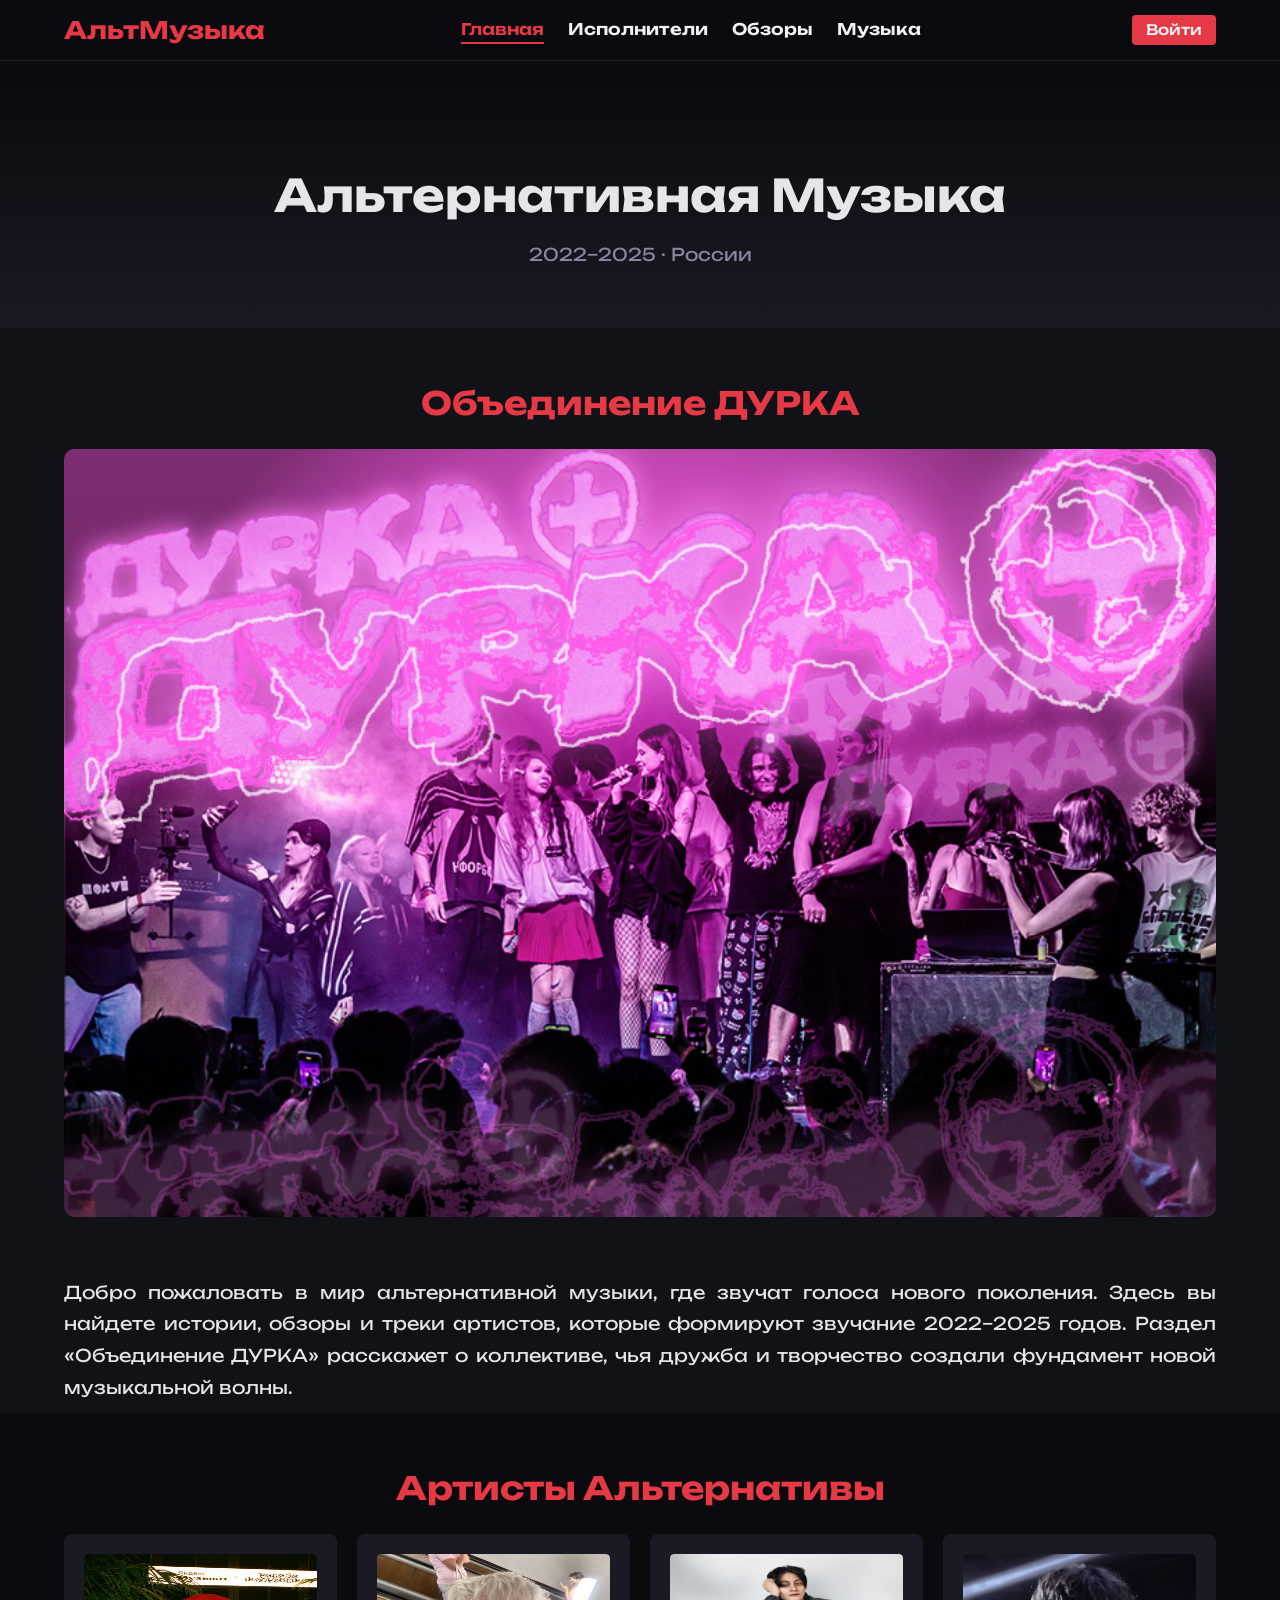
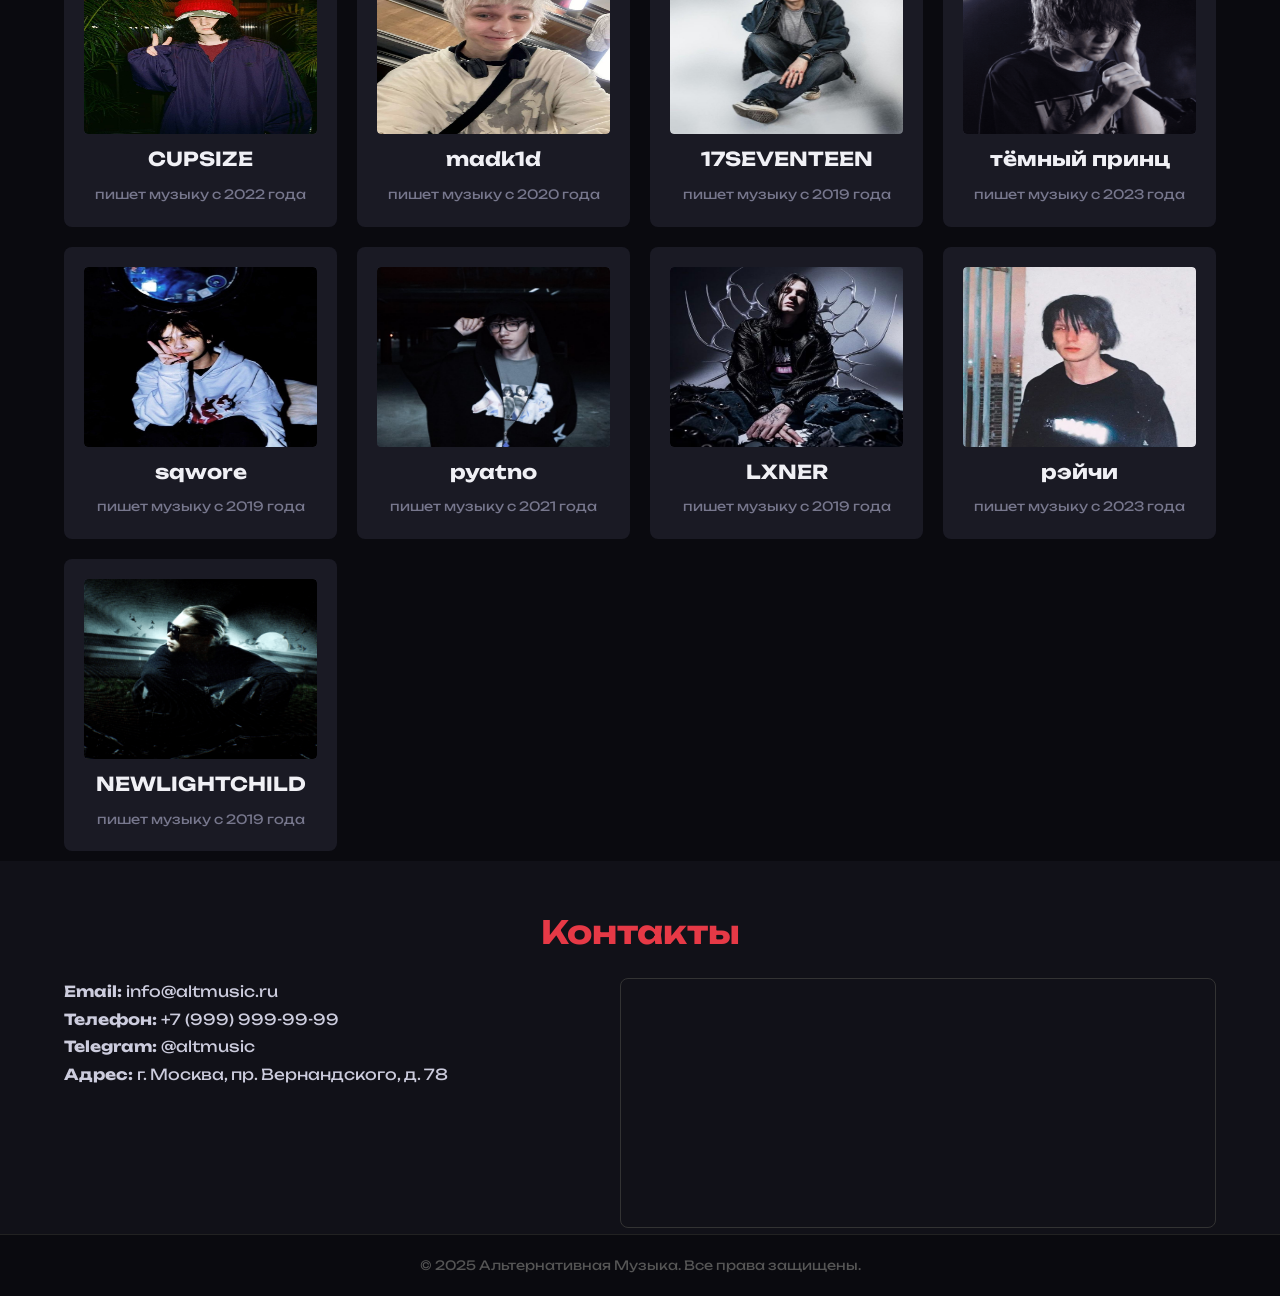
<file: index.html>
<!DOCTYPE html>
<html lang="ru">
  <head>
    <meta charset="UTF-8" />
    <meta name="viewport" content="width=device-width, initial-scale=1.0" />
    <title>АльтМузыка – Главная</title>
    <link rel="stylesheet" href="style.css" />
    <script defer src="script.js"></script>
  </head>
  <body>
    <header>
      <nav class="container">
        <a href="index.html" class="logo">АльтМузыка</a>
        <ul class="nav-links">
          <li><a href="index.html" class="active">Главная</a></li>
          <li><a href="artists.html">Исполнители</a></li>
          <li><a href="reviews.html">Обзоры</a></li>
          <li><a href="music.html">Музыка</a></li>
        </ul>
        <!-- Кнопка входа заменена ссылкой на отдельную страницу авторизации -->
        <div class="nav-auth">
          <a href="auth.html">Войти</a>
        </div>
        <!-- Бургер‑меню для мобильных устройств -->
        <div class="burger" id="burger-menu">
          <span></span>
          <span></span>
          <span></span>
        </div>
      </nav>
    </header>

    <main>
      <!-- Hero section -->
      <section class="hero">
        <div class="container hero-content">
          <h1>Альтернативная Музыка</h1>
          <p>2022–2025 · России</p>
        </div>
      </section>
      
      <!-- Durka union section -->
      <section class="durka" id="durka">
        <h2>Объединение ДУРКА</h2>
        <div class="container durka-content">
          <div class="durka-image">
          <!-- Картинка с ссылкой -->
          <a href="https://the-flow.ru/features/proekt-durka" target="_blank">
            <img src="images/DURKA.jpg" alt="Дурка объединение" class="durka-image">
          </a>
          </div>
          <div class="durka-text">
            <p>
              Добро пожаловать в мир альтернативной музыки, где звучат голоса
              нового поколения. Здесь вы найдете истории, обзоры и треки
              артистов, которые формируют звучание 2022–2025 годов. Раздел
              «Объединение ДУРКА» расскажет о коллективе, чья дружба и творчество
              создали фундамент новой музыкальной волны.
            </p>
          </div>
        </div>
      </section>

      <section class="knights">
        <h2>Артисты Альтернативы</h2>
        <div class="artists-grid container">
          <a href="artists.html#cupsize" class="artist-card">
            <div class="artist-image">
              <img src="images/CUPSIZE.jpg" alt="CUPSIZE" />
            </div>
            <h3>CUPSIZE</h3>
            <span>пишет музыку с 2022 года</span>
          </a>
          <a href="artists.html#madk1d" class="artist-card">
            <div class="artist-image">
              <img src="images/MADK1D.jpg" alt="madk1d" />
            </div>
            <h3>madk1d</h3>
            <span>пишет музыку с 2020 года</span>
          </a>
          <a href="artists.html#17seventeen" class="artist-card">
            <div class="artist-image">
              <img src="images/17SEVENTEEN.jpg" alt="17SEVENTEEN" />
            </div>
            <h3>17SEVENTEEN</h3>
            <span>пишет музыку с 2019 года</span>
          </a>
          <a href="artists.html#dark-prince" class="artist-card">
            <div class="artist-image">
              <img src="images/darkprince.png" alt="тёмный принц" />
            </div>
            <h3>тёмный принц</h3>
            <span>пишет музыку с 2023 года</span>
          </a>
          <a href="artists.html#sqwore" class="artist-card">
            <div class="artist-image">
              <img src="images/Sqwore.jpg" alt="sqwore" />
            </div>
            <h3>sqwore</h3>
            <span>пишет музыку с 2019 года</span>
          </a>
          <a href="artists.html#pyatno" class="artist-card">
            <div class="artist-image">
              <img src="images/pyatno.jpg" alt="pyatno" />
            </div>
            <h3>pyatno</h3>
            <span>пишет музыку с 2021 года</span>
          </a>
          <a href="artists.html#lxner" class="artist-card">
            <div class="artist-image">
              <img src="images/LXNER.jpg" alt="LXNER" />
            </div>
            <h3>LXNER</h3>
            <span>пишет музыку с 2019 года</span>
          </a>
          <a href="artists.html#raychi" class="artist-card">
            <div class="artist-image">
              <img src="images/raychi.jpg" alt="рэйчи" />
            </div>
            <h3>рэйчи</h3>
            <span>пишет музыку с 2023 года</span>
          </a>
          <a href="artists.html#NWL" class="artist-card">
            <div class="artist-image">
              <img src="images/NWL.png" alt="NEWLIGHTCHILD" />
            </div>
            <h3>NEWLIGHTCHILD</h3>
            <span>пишет музыку с 2019 года</span>
          </a>
        </div>
      </section>

      <!-- Contact section -->
      <section class="contact" id="contact">
        <h2>Контакты</h2>
        <div class="container contact-grid">
          <div class="contact-info">
            <p><strong>Email:</strong> <a href="mailto:info@altmusic.ru">info@altmusic.ru</a></p>
            <p><strong>Телефон:</strong> <a href="tel:+79999999999">+7 (999) 999-99-99</a></p>
            <p><strong>Telegram:</strong> <a href="https://t.me/RuCombatFootage" target="_blank" rel="noopener">@altmusic</a></p>
            <p><strong>Адрес:</strong> <a href="https://maps.app.goo.gl/xfx3CMHf6aHgKe3k6" target="_blank" rel="noopener">г. Москва, пр. Вернандского, д. 78</a></p>
          </div>
          <div class="map-container">
            <!-- Google Maps embed -->
            <iframe
              src="https://www.google.com/maps/embed?pb=!1m18!1m12!1m3!1d2250.0955603770494!2d37.47771961335079!3d55.669938398257116!2m3!1f0!2f0!3f0!3m2!1i1024!2i768!4f13.1!3m3!1m2!1s0x46b54dc1d23b51c3%3A0x74763ed59c81ccb6!2z0KDQotCjINCc0JjQoNCt0JA!5e0!3m2!1sru!2sus!4v1764931222019!5m2!1sru!2sus"
              width="100%"
              height="100%"
              style="border:0;"
              allowfullscreen=""
              loading="lazy"
              referrerpolicy="no-referrer-when-downgrade"
            ></iframe>
          </div>
        </div>
      </section>
    </main>

    <footer>
      <p>&copy; 2025 Альтернативная Музыка. Все права защищены.</p>
    </footer>

  </body>
</html>
</file>
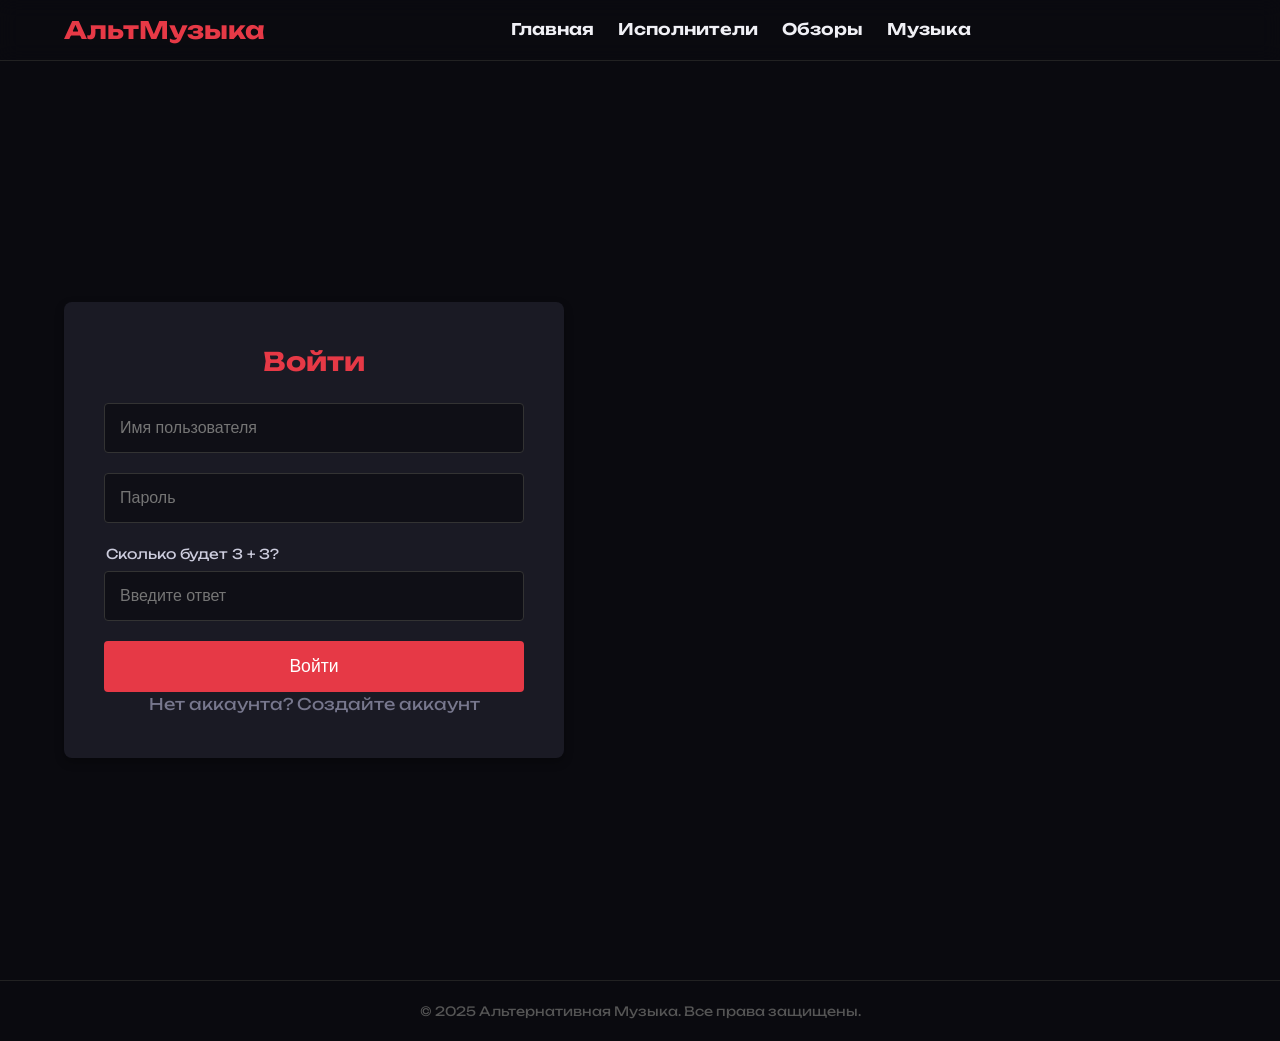
<file: auth.html>
<!DOCTYPE html>
<html lang="ru">
  <head>
    <meta charset="UTF-8" />
    <meta name="viewport" content="width=device-width, initial-scale=1.0" />
    <title>АльтМузыка – Вход</title>
    <link rel="stylesheet" href="style.css" />
    <script defer src="script.js"></script>
  </head>
  <body>
    <header>
      <nav class="container">
        <a href="index.html" class="logo">АльтМузыка</a>
        <ul class="nav-links">
          <li><a href="index.html">Главная</a></li>
          <li><a href="artists.html">Исполнители</a></li>
          <li><a href="reviews.html">Обзоры</a></li>
          <li><a href="music.html">Музыка</a></li>
        </ul>
        <!-- На странице авторизации дополнительная кнопка входа не нужна -->
        <div class="nav-auth"></div>
        <div class="burger" id="burger-menu">
          <span></span>
          <span></span>
          <span></span>
        </div>
      </nav>
    </header>
    <main>
      <section class="auth-section">
        <div class="container">
          <div class="auth-container">
            <!-- Форма входа -->
            <div class="auth-form" id="login-section">
              <h3>Войти</h3>
              <form id="login-form">
                <input type="text" placeholder="Имя пользователя" required />
                <input type="password" placeholder="Пароль" required />
                <div class="captcha-field">
                  <label id="captcha-question" for="captcha-input"></label>
                  <input
                    type="text"
                    id="captcha-input"
                    placeholder="Введите ответ"
                    required
                  />
                </div>
                <button type="submit">Войти</button>
              </form>
              <a href="#" class="switch-link" id="to-register" onclick="switchToRegister(); return false;">Нет аккаунта? Создайте аккаунт</a>
            </div>
            <!-- Форма регистрации -->
            <div class="auth-form" id="register-section" style="display: none;">
              <h3>Регистрация</h3>
              <form id="register-form">
                <input type="text" placeholder="Имя пользователя" required />
                <input type="email" placeholder="Email" required />
                <input type="password" placeholder="Пароль" required />
                <div class="captcha-field">
                  <label id="reg-captcha-question" for="reg-captcha-input"></label>
                  <input
                    type="text"
                    id="reg-captcha-input"
                    placeholder="Введите ответ"
                    required
                  />
                </div>
                <button type="submit">Зарегистрироваться</button>
              </form>
              <a href="#" class="switch-link" id="to-login" onclick="switchToLogin(); return false;">Уже есть аккаунт? Войти</a>
            </div>
          </div>
        </div>
      </section>
    </main>
    <footer>
      <p>&copy; 2025 Альтернативная Музыка. Все права защищены.</p>
    </footer>
  </body>
</html>
</file>
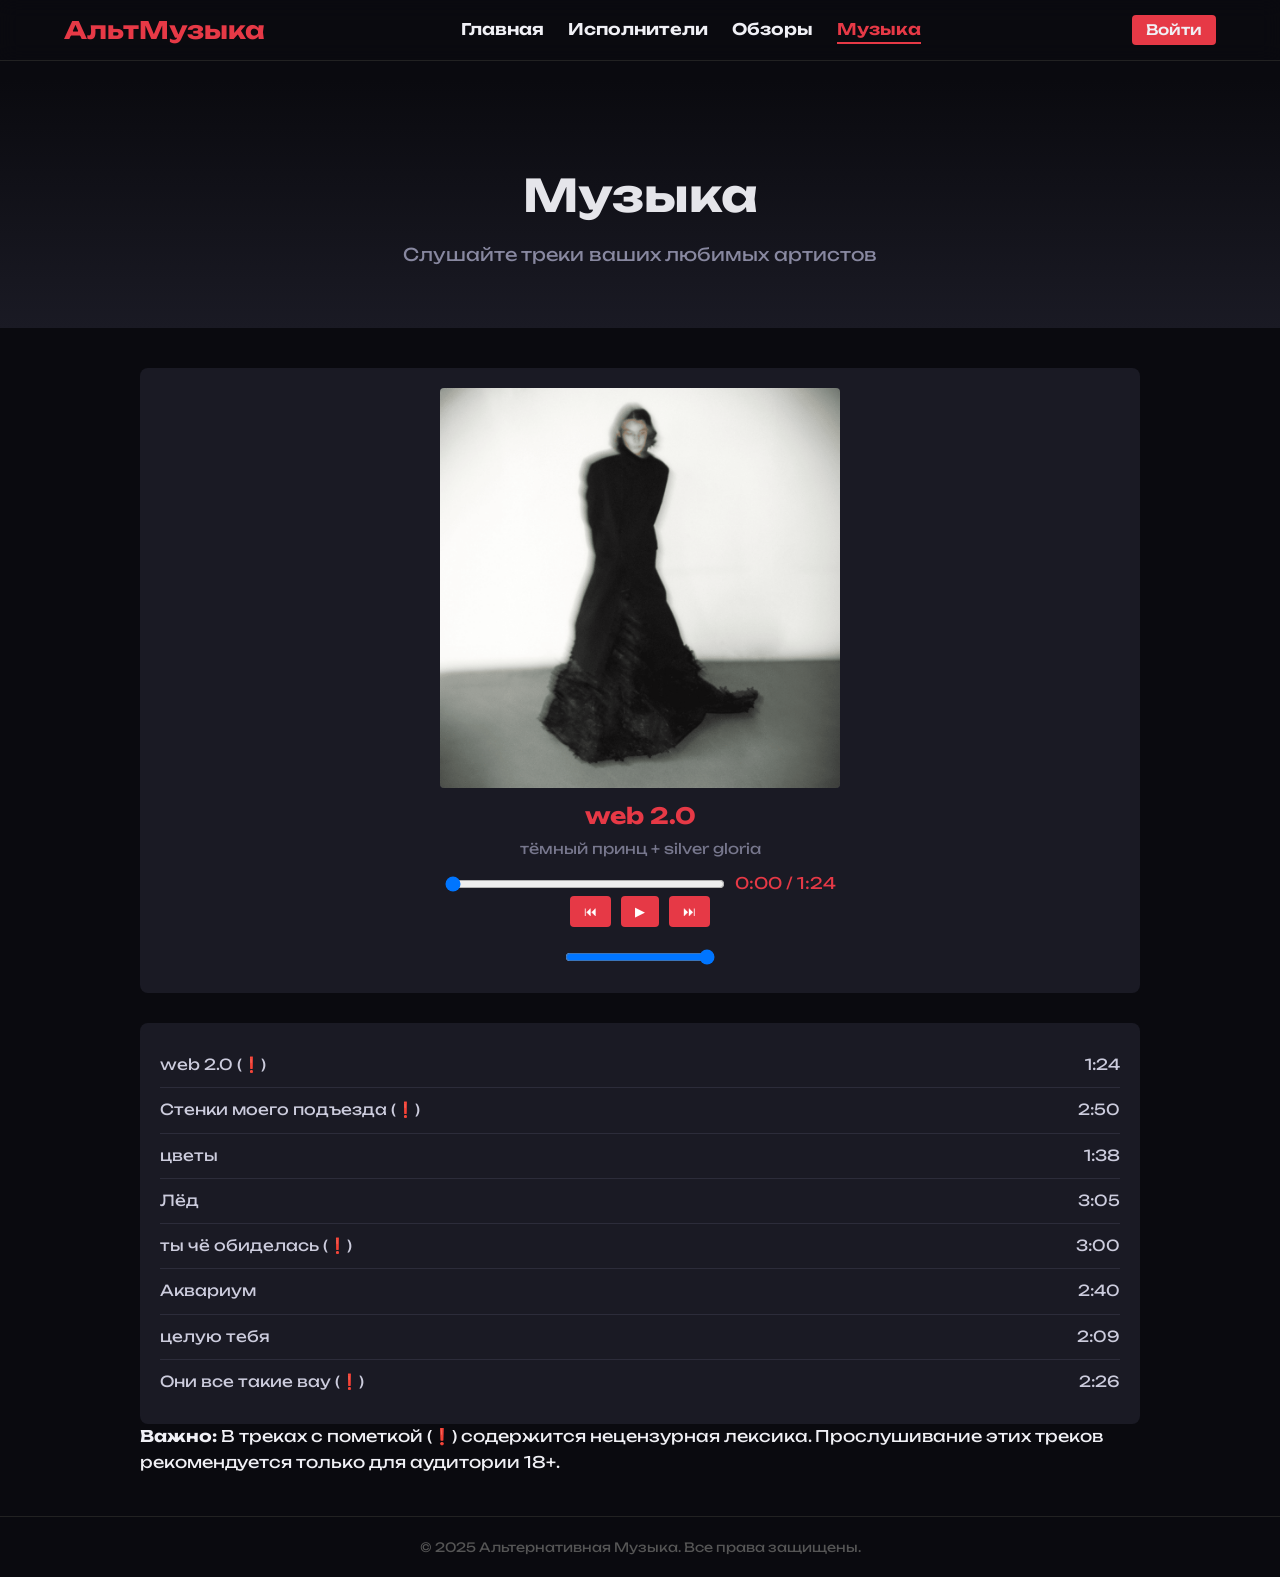
<file: music.html>
<!DOCTYPE html>
<html lang="ru">
  <head>
    <meta charset="UTF-8" />
    <meta name="viewport" content="width=device-width, initial-scale=1.0" />
    <title>АльтМузыка – Музыка</title>
    <link rel="stylesheet" href="style.css" />
    <script defer src="script.js"></script>
  </head>
  <body>
    <header>
      <nav class="container">
        <a href="index.html" class="logo">АльтМузыка</a>
        <ul class="nav-links">
          <li><a href="index.html">Главная</a></li>
          <li><a href="artists.html">Исполнители</a></li>
          <li><a href="reviews.html">Обзоры</a></li>
          <li><a href="music.html" class="active">Музыка</a></li>
        </ul>
        <div class="nav-auth">
          <a href="auth.html">Войти</a>
        </div>
        <div class="burger" id="burger-menu">
          <span></span>
          <span></span>
          <span></span>
        </div>
      </nav>
    </header>
    <main>
      <section class="hero">
        <div class="container hero-content">
          <h1>Музыка</h1>
          <p>Слушайте треки ваших любимых артистов</p>
        </div>
      </section>
      <section class="player-section">
        <div class="player-card">
          <!-- Обложка трека -->
          <div class="track-cover">
            <img id="track-cover-image" src="images/catsmusic.jpg" alt="Обложка трека" />
          </div>

          <!-- Информация о треке -->
          <h3 id="current-title">Выберите трек</h3>
          <p id="current-artist"></p>

          <!-- Аудио плеер -->
          <audio id="audio" src="tracks/dummy.wav"></audio>

          <!-- Ползунок длительности -->
          <div class="track-progress">
            <input type="range" id="progress" value="0" min="0" max="100" />
            <span id="track-duration">0:00</span> <!-- Длительность трека -->
          </div>

          <!-- Контролы для плеера -->
          <div class="controls">
            <button id="prev-btn" aria-label="Предыдущий трек">⏮</button>
            <button id="play-btn" aria-label="Воспроизвести/Пауза">▶</button>
            <button id="next-btn" aria-label="Следующий трек">⏭</button>
          </div>

          <!-- Ползунок громкости -->
          <div class="audio-controls">
            <input type="range" id="volume" min="0" max="1" step="0.01" value="1" class="volume-slider">
          </div>
        </div>
        <div class="playlist">
          <ul id="playlist">
            <!-- Примерный плейлист, использующий наиболее заметные треки артистов. Вы можете заменить длительности на реальные, если знаете точные значения. -->
            <li data-src="tracks/web 2.0 - тёмный принц, silver gloria.mp3" data-title="web 2.0" data-artist="тёмный принц + silver gloria" data-duration="1:24" data-cover="images/DarkThreads.png">
              web 2.0 (❗)<span>1:24</span>
            </li>
            <li data-src="tracks/Стенки моего подъезда - CUPSIZE.mp3" data-title="Стенки моего подъезда" data-artist="CUPSIZE" data-duration="2:50" data-cover="images/PARTYCUPSIZE.png">
              Стенки моего подъезда (❗)<span>2:50</span>
            </li>
            <li data-src="tracks/тёмный принц — цветы.mp3" data-title="цветы" data-artist="темный принц" data-duration="1:38" data-cover="images/DarkThreads.png">
              цветы<span>1:38</span>
            </li>
            <li data-src="tracks/WENARO & LXNER — Лёд.mp3" data-title="Лёд" data-artist="LXNER" data-duration="3:05" data-cover="images/ice.jpg">
              Лёд<span>3:05</span>
            </li>
            <li data-src="tracks/madk1d & тёмный принц — ты че обиделась.mp3" data-title="ты чё обиделась" data-artist="madk1d" data-duration="3:00" data-cover="images/sexyswag.png">
              ты чё обиделась (❗)<span>3:00</span>
            </li>
            <li data-src="tracks/Sqwore — Аквариум.mp3" data-title="Аквариум" data-artist="sqwore" data-duration="2:40" = data-cover="images/aquariume.png">
              Аквариум<span>2:40</span>
            </li>
            <li data-src="tracks/CUPSIZE — целую тебя.mp3" data-title="целую тебя" data-artist="CUPSIZE" data-duration="2:09" data-cover="images/kissyou.png">
              целую тебя<span>2:09</span>
            </li>
            <li data-src="tracks/рэйчи & madk1d — Они все такие вау.mp3" data-title="Они все такие вау" data-artist="рэйчи" data-duration="2:26" data-cover="images/theyrwow.png">
              Они все такие вау (❗)<span>2:26</span>
            </li>
          </ul>
        </div>

        <!-- Плашка с предупреждением -->
        <div class="music-warning">
          <p><strong>Важно:</strong> В треках с пометкой (❗) содержится нецензурная лексика. Прослушивание этих треков рекомендуется только для аудитории 18+.</p>
        </div>
      </section>
    </main>
    <footer>
      <p>&copy; 2025 Альтернативная Музыка. Все права защищены.</p>
    </footer>
  </body>
</html>
</file>
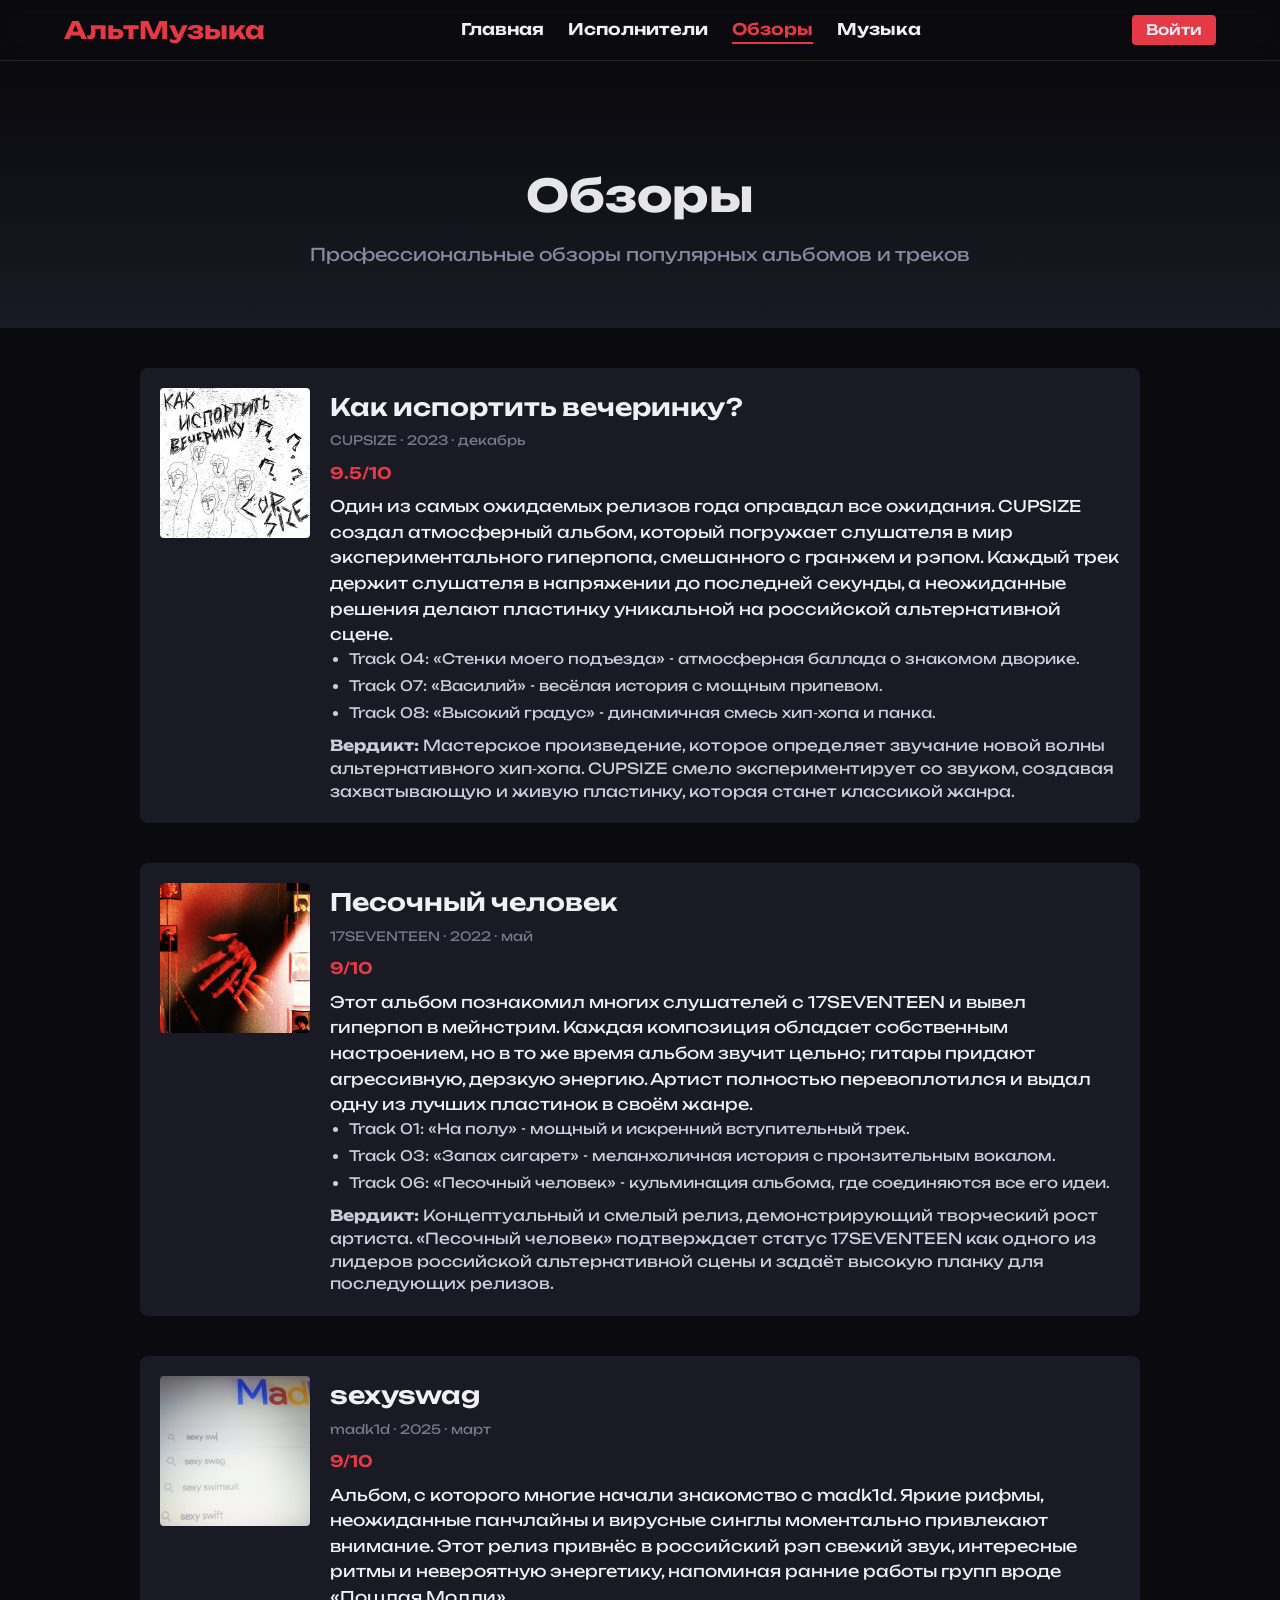
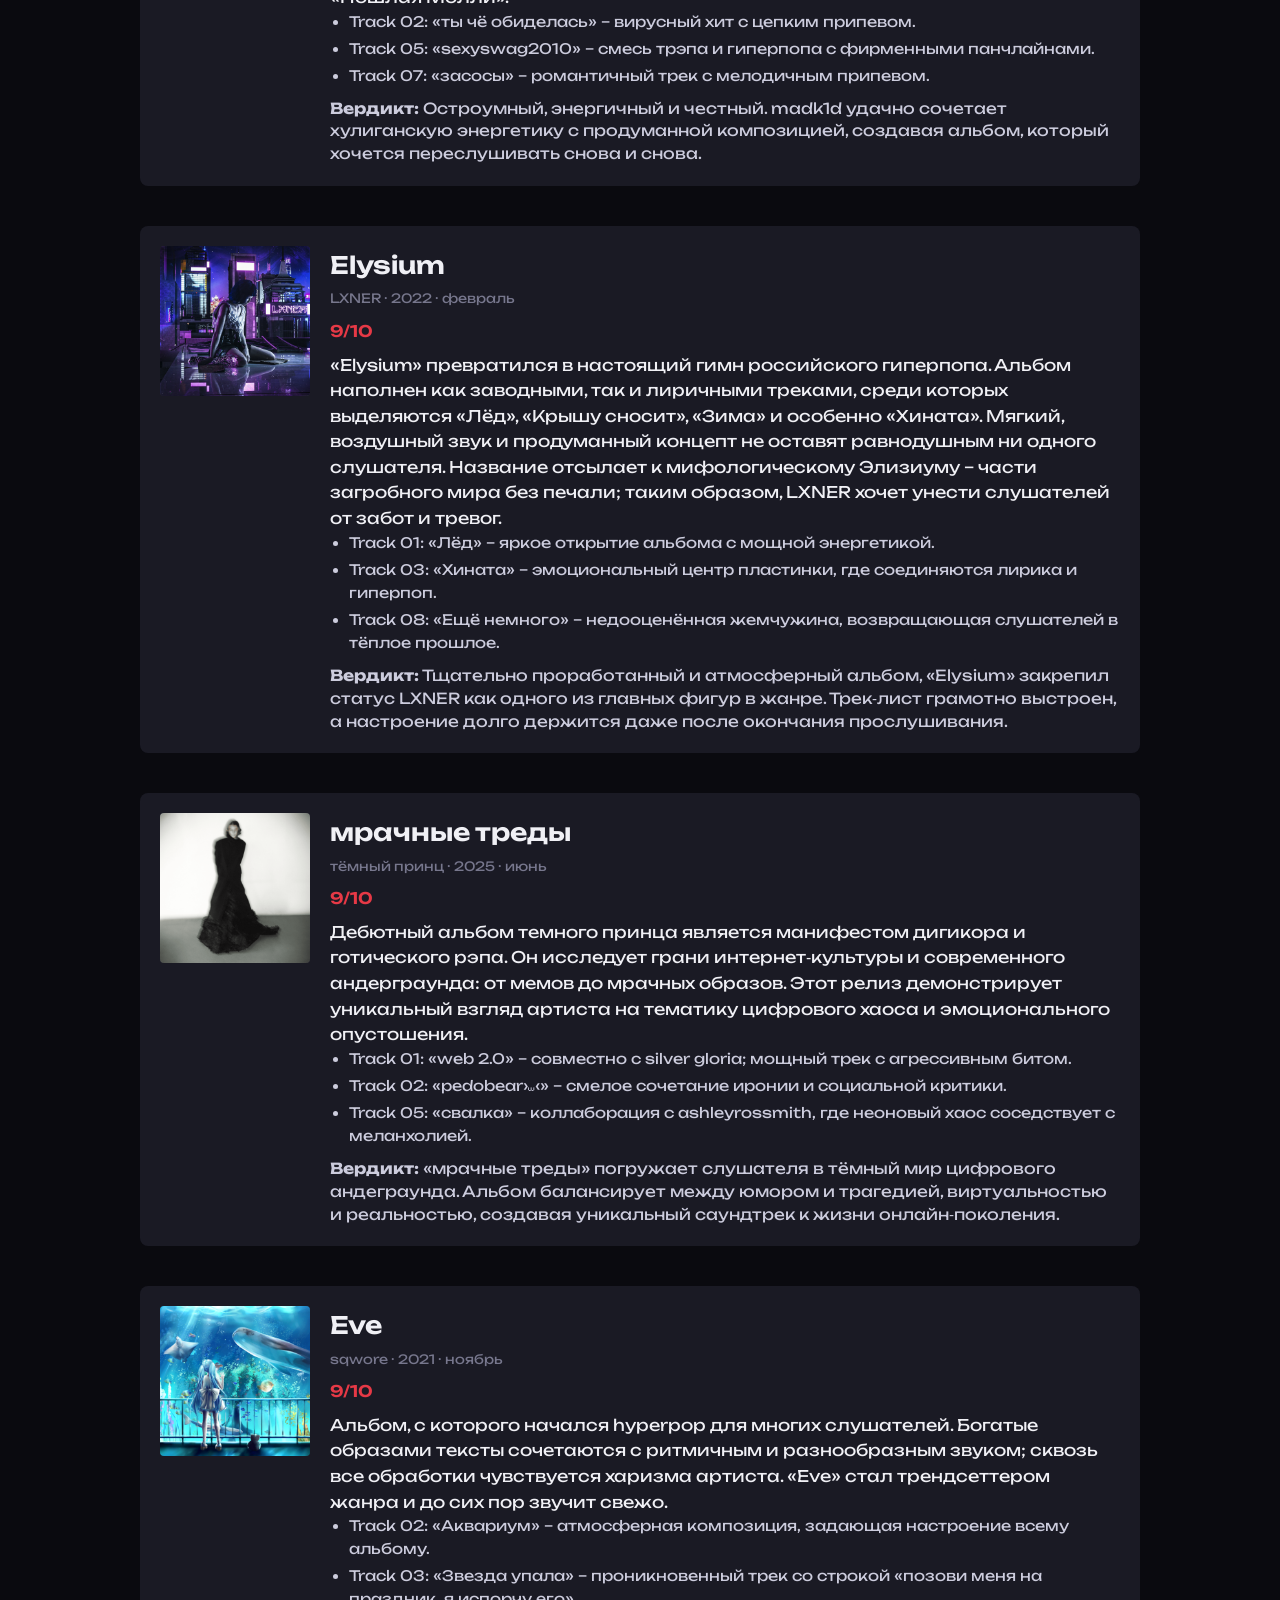
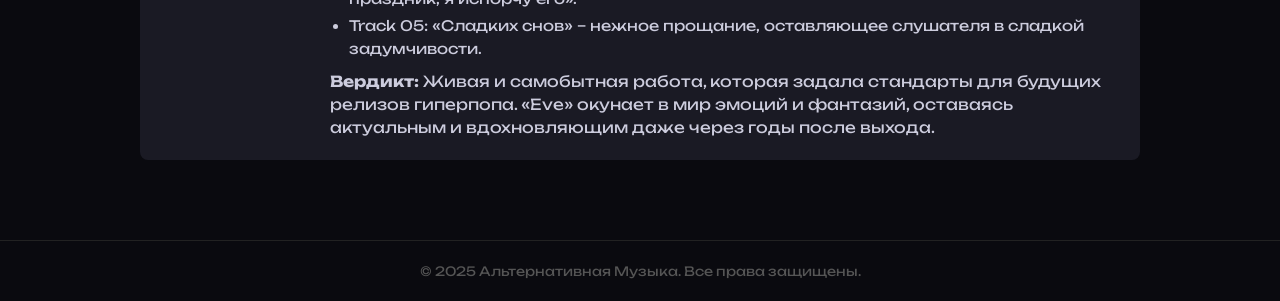
<file: reviews.html>
<!DOCTYPE html>
<html lang="ru">
  <head>
    <meta charset="UTF-8" />
    <meta name="viewport" content="width=device-width, initial-scale=1.0" />
    <title>АльтМузыка – Обзоры</title>
    <link rel="stylesheet" href="style.css" />
    <script defer src="script.js"></script>
  </head>
  <body>
    <header>
      <nav class="container">
        <a href="index.html" class="logo">АльтМузыка</a>
        <ul class="nav-links">
          <li><a href="index.html">Главная</a></li>
          <li><a href="artists.html">Исполнители</a></li>
          <li><a href="reviews.html" class="active">Обзоры</a></li>
          <li><a href="music.html">Музыка</a></li>
        </ul>
        <div class="nav-auth">
          <a href="auth.html">Войти</a>
        </div>
        <div class="burger" id="burger-menu">
          <span></span>
          <span></span>
          <span></span>
        </div>
      </nav>
    </header>
    <main>
      <section class="hero">
        <div class="container hero-content">
          <h1>Обзоры</h1>
          <p>Профессиональные обзоры популярных альбомов и треков</p>
        </div>
      </section>
      <section class="reviews-list">
        <!-- CUPSIZE review -->
        <div class="review-card" id="review-cupsize">
          <div class="cover">
            <img src="images/PARTYCUPSIZE.png" alt="Как испортить вечеринку? CUPSIZE">
          </div>
          <div class="review-content">
            <div class="album-title">Как испортить вечеринку?</div>
            <div class="album-meta">CUPSIZE · 2023 · декабрь</div>
            <div class="rating">9.5/10</div>
            <p>
              Один из самых ожидаемых релизов года оправдал все ожидания. CUPSIZE
              создал атмосферный альбом, который погружает слушателя в мир
              экспериментального гиперпопа, смешанного с гранжем и рэпом. Каждый
              трек держит слушателя в напряжении до последней секунды, а
              неожиданные решения делают пластинку уникальной на российской
              альтернативной сцене.
            </p>
            <ul>
              <li>Track 04: «Стенки моего подъезда» - атмосферная баллада о
              знакомом дворике.</li>
              <li>Track 07: «Василий» - весёлая история с мощным припевом.</li>
              <li>Track 08: «Высокий градус» - динамичная смесь хип‑хопа и панка.</li>
            </ul>
            <p class="verdict">
              <strong>Вердикт:</strong> Мастерское произведение, которое
              определяет звучание новой волны альтернативного хип‑хопа. CUPSIZE
              смело экспериментирует со звуком, создавая захватывающую и
              живую пластинку, которая станет классикой жанра.
            </p>
          </div>
        </div>

        <!-- 17SEVENTEEN review -->
        <div class="review-card" id="review-17seventeen">
          <div class="cover">
            <img src="images/Sandman.png" alt="Песочный человек 17SEVENTEEN">
          </div>
          <div class="review-content">
            <div class="album-title">Песочный человек</div>
            <div class="album-meta">17SEVENTEEN · 2022 · май</div>
            <div class="rating">9/10</div>
            <p>
              Этот альбом познакомил многих слушателей с 17SEVENTEEN и вывел
              гиперпоп в мейнстрим. Каждая композиция обладает собственным
              настроением, но в то же время альбом звучит цельно; гитары придают
              агрессивную, дерзкую энергию. Артист полностью перевоплотился и
              выдал одну из лучших пластинок в своём жанре.
            </p>
            <ul>
              <li>Track 01: «На полу» - мощный и искренний вступительный
              трек.</li>
              <li>Track 03: «Запах сигарет» - меланхоличная история с
              пронзительным вокалом.</li>
              <li>Track 06: «Песочный человек» - кульминация альбома, где
              соединяются все его идеи.</li>
            </ul>
            <p class="verdict">
              <strong>Вердикт:</strong> Концептуальный и смелый релиз,
              демонстрирующий творческий рост артиста. «Песочный человек»
              подтверждает статус 17SEVENTEEN как одного из лидеров
              российской альтернативной сцены и задаёт высокую планку для
              последующих релизов.
            </p>
          </div>
        </div>

        <!-- madk1d review -->
        <div class="review-card" id="review-madk1d">
          <div class="cover">
            <img src="images/sexyswag.png" alt="sexyswag madk1d">
          </div>
          <div class="review-content">
            <div class="album-title">sexyswag</div>
            <div class="album-meta">madk1d · 2025 · март</div>
            <div class="rating">9/10</div>
            <p>
              Альбом, с которого многие начали знакомство с madk1d. Яркие рифмы,
              неожиданные панчлайны и вирусные синглы моментально привлекают
              внимание. Этот релиз привнёс в российский рэп свежий звук,
              интересные ритмы и невероятную энергетику, напоминая ранние
              работы групп вроде «Пошлая Молли».
            </p>
            <ul>
              <li>Track 02: «ты чё обиделась» – вирусный хит с цепким
              припевом.</li>
              <li>Track 05: «sexyswag2010» – смесь трэпа и гиперпопа с
              фирменными панчлайнами.</li>
              <li>Track 07: «засосы» – романтичный трек с мелодичным
              припевом.</li>
            </ul>
            <p class="verdict">
              <strong>Вердикт:</strong> Остроумный, энергичный и честный. madk1d
              удачно сочетает хулиганскую энергетику с продуманной композицией,
              создавая альбом, который хочется переслушивать снова и снова.
            </p>
          </div>
        </div>

        <!-- LXNER review -->
        <div class="review-card" id="review-lxner">
          <div class="cover">
            <img src="images/Elysium.png" alt="Elysium LXNER">
          </div>
          <div class="review-content">
            <div class="album-title">Elysium</div>
            <div class="album-meta">LXNER · 2022 · февраль</div>
            <div class="rating">9/10</div>
            <p>
              «Elysium» превратился в настоящий гимн российского гиперпопа.
              Альбом наполнен как заводными, так и лиричными треками, среди
              которых выделяются «Лёд», «Крышу сносит», «Зима» и особенно
              «Хината». Мягкий, воздушный звук и продуманный концепт не оставят
              равнодушным ни одного слушателя. Название отсылает к
              мифологическому Элизиуму – части загробного мира без печали;
              таким образом, LXNER хочет унести слушателей от забот и тревог.
            </p>
            <ul>
              <li>Track 01: «Лёд» – яркое открытие альбома с мощной
              энергетикой.</li>
              <li>Track 03: «Хината» – эмоциональный центр пластинки, где
              соединяются лирика и гиперпоп.</li>
              <li>Track 08: «Ещё немного» – недооценённая жемчужина,
              возвращающая слушателей в тёплое прошлое.</li>
            </ul>
            <p class="verdict">
              <strong>Вердикт:</strong> Тщательно проработанный и атмосферный
              альбом, «Elysium» закрепил статус LXNER как одного из главных
              фигур в жанре. Трек‑лист грамотно выстроен, а настроение долго
              держится даже после окончания прослушивания.
            </p>
          </div>
        </div>

        <!-- тёмный принц review -->
        <div class="review-card" id="review-dark-prince">
          <div class="cover">
            <img src="images/DarkThreads.png" alt="мрачные треды тёмный принц">
          </div>
          <div class="review-content">
            <div class="album-title">мрачные треды</div>
            <div class="album-meta">тёмный принц · 2025 · июнь</div>
            <div class="rating">9/10</div>
            <p>
              Дебютный альбом темного принца является манифестом дигикора и
              готического рэпа. Он исследует грани интернет‑культуры и
              современного андерграунда: от мемов до мрачных образов. Этот
              релиз демонстрирует уникальный взгляд артиста на тематику
              цифрового хаоса и эмоционального опустошения.
            </p>
            <ul>
              <li>Track 01: «web 2.0» – совместно с silver gloria;
              мощный трек с агрессивным битом.</li>
              <li>Track 02: «pedobear›⩊‹» – смелое сочетание иронии и
              социальной критики.</li>
              <li>Track 05: «свалка» – коллаборация с ashleyrossmith, где
              неоновый хаос соседствует с меланхолией.</li>
            </ul>
            <p class="verdict">
              <strong>Вердикт:</strong> «мрачные треды» погружает слушателя в
              тёмный мир цифрового андеграунда. Альбом балансирует между
              юмором и трагедией, виртуальностью и реальностью, создавая
              уникальный саундтрек к жизни онлайн‑поколения.
            </p>
          </div>
        </div>

        <!-- sqwore review -->
        <div class="review-card" id="review-sqwore">
          <div class="cover">
            <img src="images/eve.png" alt="Eve sqwore">
          </div>
          <div class="review-content">
            <div class="album-title">Eve</div>
            <div class="album-meta">sqwore · 2021 · ноябрь</div>
            <div class="rating">9/10</div>
            <p>
              Альбом, с которого начался hyperpop для многих слушателей.
              Богатые образами тексты сочетаются с ритмичным и разнообразным
              звуком; сквозь все обработки чувствуется харизма артиста.
              «Eve» стал трендсеттером жанра и до сих пор звучит свежо.
            </p>
            <ul>
              <li>Track 02: «Аквариум» – атмосферная композиция, задающая
              настроение всему альбому.</li>
              <li>Track 03: «Звезда упала» – проникновенный трек со строкой
              «позови меня на праздник, я испорчу его».</li>
              <li>Track 05: «Сладких снов» – нежное прощание, оставляющее
              слушателя в сладкой задумчивости.</li>
            </ul>
            <p class="verdict">
              <strong>Вердикт:</strong> Живая и самобытная работа, которая
              задала стандарты для будущих релизов гиперпопа. «Eve»
              окунает в мир эмоций и фантазий, оставаясь актуальным и
              вдохновляющим даже через годы после выхода.
            </p>
          </div>
        </div>
      </section>
    </main>
    <footer>
      <p>&copy; 2025 Альтернативная Музыка. Все права защищены.</p>
    </footer>

    </div>
  </body>
</html>
</file>
<file: style.css>
@import url('https://fonts.googleapis.com/css2?family=Unbounded:wght@400;600;700&display=swap');

/* Reset and basic typography */
* {
  margin: 0;
  padding: 0;
  box-sizing: border-box;
}

body {
  font-family: 'Unbounded', sans-serif;
  background: #0a0a0f;
  color: #f0f0f5;
  line-height: 1.6;
  overflow-x: hidden;
}

a {
  color: inherit;
  text-decoration: none;
}

img {
  display: block;
  max-width: 100%;
  height: auto;
}

/* Containers */
.container {
  width: 90%;
  max-width: 2000px;
  margin: 0 auto;
}

header {
  background: rgba(10, 10, 16, 0.9);
  backdrop-filter: blur(10px);
  position: fixed;
  top: 0;
  left: 0;
  width: 100%;
  z-index: 1000;
  border-bottom: 1px solid #222;
}

nav {
  display: flex;
  align-items: center;
  justify-content: space-between;
  height: 60px;
}

nav .logo {
  font-weight: 700;
  font-size: 1.5rem;
  color: #e63946;
}

nav ul {
  display: flex;
  list-style: none;
}

nav ul li + li {
  margin-left: 1.5rem;
}

nav ul a {
  position: relative;
  font-weight: 600;
  transition: color 0.3s ease;
}

nav ul a:hover,
nav ul a.active {
  color: #e63946;
}

nav ul a::after {
  content: '';
  position: absolute;
  bottom: -5px;
  left: 0;
  width: 0%;
  height: 2px;
  background: #e63946;
  transition: width 0.3s ease;
}

nav ul a:hover::after,
nav ul a.active::after {
  width: 100%;
}

/* Бургер‑меню */
.burger {
  display: none;
  flex-direction: column;
  cursor: pointer;
  gap: 6px;
}

.burger span {
  display: block;
  width: 25px;
  height: 3px;
  background: #e63946;
  border-radius: 2px;
}

.nav-auth a {
  margin-left: 1rem;
  font-size: 0.9rem;
  font-weight: 500;
  color: #f0f0f5;
  background: #e63946;
  padding: 6px 14px;
  border-radius: 4px;
  transition: background 0.3s ease;
}

.nav-auth a:hover {
  background: #b43038;
}

main {
  padding-top: 80px;
}

/* Hero section */
.hero {
  background: linear-gradient(180deg, #0a0a0f 0%, #1a1a24 100%);
  padding: 80px 0 60px;
  text-align: center;
  color: #e5e5ea;
}

.hero h1 {
  font-size: 2.8rem;
  margin-bottom: 0.5rem;
}

.hero p {
  font-size: 1.1rem;
  color: #8888a0;
}

/* Section titles */
section h2 {
  font-size: 2rem;
  margin: 40px 0 20px;
  text-align: center;
  color: #e63946;
}

/* Durka section */
.durka {
  padding: 10px 0;
  background-color: #111118;
  text-align: center; /* Центрирование текста в блоке */
}

.durka-content {
  display: flex;
  flex-direction: column; /* Изменяем на колонку для вертикального расположения */
  align-items: center; /* Центрируем элементы по оси X */
  justify-content: center; /* Центрируем элементы по оси Y */
}

.durka-image {
  width: 100%;
  max-width: 1200px; /* Максимальная ширина изображения */
  border-radius: 10px; /* Скругленные углы */
  cursor: pointer;
  transition: transform 0.3s ease, box-shadow 0.3s ease; /* Плавные переходы */
  margin-bottom: 20px; /* Отступ между картинкой и текстом */
}

.durka-image:hover {
  transform: scale(1.05); /* Увеличение изображения при наведении */
  box-shadow: 0 5px 15px rgba(0, 0, 0, 0.3); /* Тень для изображения */
}

.durka-text {
  flex: 1;
  max-width: 1200px; /* Максимальная ширина для текста */
  margin-top: 20px; /* Отступ сверху */
  font-size: 1.1rem;
  line-height: 1.8;
  color: #e5e5e5; /* Светлый цвет для контраста */
  text-align: justify;
  text-justify: inter-word; /* Расстояние между словами */
}

.durka-text h2 {
  font-size: 2rem;
  margin-bottom: 20px;
  color: #e63946; /* Красный цвет для выделения заголовка */
}

/* Artists grid on home */
.knights {
  padding: 10px 0;
}

.artists-grid {
  display: grid;
  /* Увеличиваем минимальный размер карточек на главной странице — карточки стали немного шире */
  grid-template-columns: repeat(auto-fit, minmax(236px, 1fr));
  gap: 20px;
  max-width: 3000px;
  margin: 0 auto;
}

.artist-card {
  background: #1a1a24;
  padding: 20px;
  border-radius: 8px;
  text-align: center;
  position: relative;
  overflow: hidden;
  cursor: pointer;
  transform: translateY(20px);
  opacity: 0;
  animation: fadeInUp 0.8s ease forwards;
}

.artist-card:nth-child(1) { animation-delay: 0.1s; }
.artist-card:nth-child(2) { animation-delay: 0.2s; }
.artist-card:nth-child(3) { animation-delay: 0.3s; }
.artist-card:nth-child(4) { animation-delay: 0.4s; }
.artist-card:nth-child(5) { animation-delay: 0.5s; }
.artist-card:nth-child(6) { animation-delay: 0.6s; }
.artist-card:nth-child(7) { animation-delay: 0.7s; }
.artist-card:nth-child(8) { animation-delay: 0.8s; }
.artist-card:nth-child(9) { animation-delay: 0.9s; }

.artist-image {
  width: 100%;
  /* Увеличиваем высоту изображения внутри карточки, чтобы карточка выглядела крупнее */
  height: 180px;
  margin-bottom: 10px;
  background: #2c2c3a;
  border-radius: 4px;
  overflow: hidden;
  position: relative;
  display: flex;
  align-items: center;
  justify-content: center;
  font-size: 2rem;
  color: #444;
}

/* Изображения внутри карточек должны заполнять контейнер и сохранять пропорции */
.artist-image img {
  width: 100%;
  height: 100%;
  object-fit: stretch;
  border-radius: 4px;
}

.artist-card h3 {
  font-size: 1.2rem;
  margin-bottom: 6px;
  color: #f0f0f5;
}

.artist-card span {
  font-size: 0.8rem;
  color: #77778d;
}

/* Contact section */
.contact {
  padding: 6px 0;
  background: #111118;
}

.contact-grid {
  display: flex;
  flex-wrap: wrap;
  gap: 60px;
  max-width: 2560px;
  margin: 0 auto;
}

.contact-info {
  flex: 1 1 300px;
  font-size: 0.95rem;
  color: #ccccdd;
  line-height: 1.8;
}

.map-container {
  flex: 1 1 400px;
  min-height: 250px;
  border: 1px solid #333;
  border-radius: 8px;
  overflow: hidden;
}

footer {
  padding: 20px 0;
  text-align: center;
  font-size: 0.8rem;
  background: #0a0a0f;
  border-top: 1px solid #222;
  color: #555;
}

/* Artists page */
.artists-list {
  padding: 40px 0;
  max-width: 1000px;
  margin: 0 auto;
}

.artist-entry {
  background: #1a1a24;
  margin-bottom: 30px;
  padding: 20px;
  border-radius: 8px;
  display: flex;
  flex-wrap: wrap;
  gap: 20px;
  opacity: 0;
  transform: translateY(20px);
  animation: fadeInUp 0.6s ease forwards;
}

.artist-entry:nth-child(1) { animation-delay: 0.1s; }
.artist-entry:nth-child(2) { animation-delay: 0.2s; }
.artist-entry:nth-child(3) { animation-delay: 0.3s; }
.artist-entry:nth-child(4) { animation-delay: 0.4s; }
.artist-entry:nth-child(5) { animation-delay: 0.5s; }
.artist-entry:nth-child(6) { animation-delay: 0.6s; }
.artist-entry:nth-child(7) { animation-delay: 0.7s; }
.artist-entry:nth-child(8) { animation-delay: 0.8s; }
.artist-entry:nth-child(9) { animation-delay: 0.9s; }

.artist-entry .entry-image {
  flex: 0 0 150px;
  height: 150px;
  background: #2c2c3a;
  border-radius: 4px;
  overflow: hidden;  /* Обрезаем лишнее, если изображение выходит за границы */
  position: relative;
  display: flex;
  align-items: center;
  justify-content: center;
}

.artist-entry .entry-image img {
  width: 100%;
  height: 100%;
  object-fit: cover;  /* Сохраняет пропорции и заполняет контейнер */
  border-radius: 4px;
}

.artist-entry .entry-content {
  flex: 1 1 300px;
}

.artist-entry h3 {
  font-size: 1.5rem;
  margin-bottom: 8px;
  color: #e63946;
}

.artist-entry .genre {
  display: inline-block;
  padding: 2px 8px;
  border-radius: 4px;
  background: #302c36;
  color: #e63946;
  font-size: 0.75rem;
  margin-bottom: 6px;
}

.artist-entry .stats {
  font-size: 0.8rem;
  color: #77778d;
  margin-bottom: 6px;
}

.artist-entry p {
  font-size: 0.95rem;
  color: #ccccdd;
}

/* Reviews page */
.reviews-list {
  padding: 40px 0;
  max-width: 1000px;
  margin: 0 auto;
}

.review-card {
  display: flex;
  flex-wrap: wrap;
  background: #1a1a24;
  margin-bottom: 40px;
  padding: 20px;
  border-radius: 8px;
  opacity: 0;
  transform: translateY(20px);
  animation: fadeInUp 0.6s ease forwards;
}

.review-card:nth-child(1) { animation-delay: 0.1s; }
.review-card:nth-child(2) { animation-delay: 0.2s; }
.review-card:nth-child(3) { animation-delay: 0.3s; }
.review-card:nth-child(4) { animation-delay: 0.4s; }
.review-card:nth-child(5) { animation-delay: 0.5s; }
.review-card:nth-child(6) { animation-delay: 0.6s; }

.review-card .cover {
  flex: 0 0 150px;
  height: 150px;
  background: #2c2c3a;
  border-radius: 4px;
  margin-right: 20px;
  margin-bottom: 10px;
}

.review-card .cover img {
  width: 100%;
  height: 100%;
  object-fit: cover;
  border-radius: 4px;
}

.review-card .review-content {
  flex: 1 1 300px;
}

.review-card .album-title {
  font-size: 1.5rem;
  font-weight: 600;
  margin-bottom: 4px;
  color: #f0f0f5;
}

.review-card .album-meta {
  font-size: 0.8rem;
  color: #77778d;
  margin-bottom: 10px;
}

.review-card .rating {
  color: #e63946;
  font-weight: 600;
  margin-bottom: 8px;
}

.review-card ul {
  list-style: disc;
  margin-left: 1.2rem;
  margin-bottom: 10px;
}

.review-card ul li {
  font-size: 0.9rem;
  color: #ccccdd;
  margin-bottom: 4px;
}

.review-card .verdict {
  font-size: 0.95rem;
  color: #ccccdd;
  line-height: 1.5;
}

/* Music page */
.player-section {
  padding: 40px 0;
  max-width: 1000px;
  margin: 0 auto;
}

.player-card {
  background: #1a1a24;
  padding: 20px;
  border-radius: 8px;
  margin-bottom: 30px;
  display: flex;
  flex-direction: column;
  align-items: center;
  text-align: center;
}

.player-card .track-cover {
  width: 400px;
  height: 400px;
  margin-bottom: 10px;
  background: #2c2c3a;
  border-radius: 4px;
}

.player-card #track-cover-image {
  width: 100%;
  height: 100%;
  object-fit: cover;
  border-radius: 4px;
}

.player-card h3 {
  font-size: 1.4rem;
  margin-bottom: 4px;
  color: #e63946;
}

.player-card p {
  font-size: 0.9rem;
  color: #77778d;
  margin-bottom: 10px;
}

/* Music page */
.player-section {
  padding: 40px 0;
  max-width: 1000px;
  margin: 0 auto;
}

.player-card {
  background: #1a1a24;
  padding: 20px;
  border-radius: 8px;
  margin-bottom: 30px;
  display: flex;
  flex-direction: column;
  align-items: center;
  text-align: center;
}

.track-cover {
  width: 400px;
  height: 400px;
  margin-bottom: 10px;
  background: #2c2c3a;
  border-radius: 4px;
}

.track-cover img {
  width: 100%;
  height: 100%;
  object-fit: cover;
  border-radius: 4px;
}

h3 {
  font-size: 1.4rem;
  margin-bottom: 4px;
  color: #e63946;
}

#current-artist {
  font-size: 0.9rem;
  color: #77778d;
  margin-bottom: 10px;
}

/* Длительность трека */
.track-progress {
  display: flex;
  align-items: center;
  gap: 10px;
}

#progress {
  width: 280px;
}

#track-duration {
  color: #e63946;
  font-size: 1rem;
}

/* Контролы для плеера */
.controls {
  display: flex;
  align-items: center;
  gap: 10px;
  margin-bottom: 10px;
}

.controls button {
  background: #e63946;
  border: none;
  color: #fff;
  padding: 8px 14px;
  border-radius: 4px;
  cursor: pointer;
  transition: background 0.3s ease;
}

.controls button:hover {
  background: #b43038;
}

.controls input[type="range"] {
  width: 200px;
}

/* Ползунок громкости */
.audio-controls {
  margin-top: 10px;
}

.audio-controls .volume-slider {
  width: 150px;
}

.playlist {
  background: #1a1a24;
  border-radius: 8px;
  padding: 20px;
}

.playlist ul {
  list-style: none;
}

.playlist li {
  display: flex;
  justify-content: space-between;
  padding: 10px 0;
  border-bottom: 1px solid #2c2c3a;
  cursor: pointer;
  color: #ccccdd;
  font-size: 0.95rem;
}

.playlist li:hover {
  color: #e63946;
}

.playlist li:last-child {
  border-bottom: none;
}

/* Modal styles */
#modal-overlay {
  position: fixed;
  top: 0;
  left: 0;
  width: 100%;
  height: 100%;
  background: rgba(0, 0, 0, 0.8);
  display: flex;
  align-items: center;
  justify-content: center;
  visibility: hidden;
  opacity: 0;
  transition: opacity 0.3s ease, visibility 0.3s ease;
  z-index: 2000;
}

#modal-overlay.active {
  visibility: visible;
  opacity: 1;
}

.modal {
  background: #1a1a24;
  padding: 30px;
  border-radius: 8px;
  width: 90%;
  max-width: 400px;
  text-align: center;
}

.modal h3 {
  margin-bottom: 10px;
  color: #e63946;
}

.modal form {
  display: flex;
  flex-direction: column;
  gap: 15px;
}

.modal input[type="text"],
.modal input[type="email"],
.modal input[type="password"] {
  padding: 10px;
  border: 1px solid #333;
  border-radius: 4px;
  background: #0f0f16;
  color: #e5e5ea;
}

.modal button {
  padding: 10px;
  background: #e63946;
  color: #fff;
  border: none;
  border-radius: 4px;
  cursor: pointer;
}

.modal button:hover {
  background: #b43038;
}

.modal .switch-link {
  font-size: 0.8rem;
  color: #77778d;
  cursor: pointer;
}

.modal .captcha-placeholder {
  height: 60px;
  background: #2c2c3a;
  border: 1px dashed #444;
  border-radius: 4px;
  display: flex;
  align-items: center;
  justify-content: center;
  font-size: 0.8rem;
  color: #555;
}

/* Стили для поля капчи в модальном окне входа. Состоит из вопроса и
   поля ввода. Размещаются вертикально, с небольшими отступами. */
.captcha-field {
  display: flex;
  flex-direction: column;
  align-items: flex-start;
  gap: 6px;
  font-size: 0.85rem;
  color: #ccccdd;
}

.captcha-field label {
  margin-left: 2px;
}

.captcha-field input {
  padding: 8px;
  border: 1px solid #333;
  border-radius: 4px;
  background: #0f0f16;
  color: #e5e5ea;
  width: 100%;
}

/* Animations */
@keyframes fadeInUp {
  from {
    opacity: 0;
    transform: translateY(30px);
  }
  to {
    opacity: 1;
    transform: translateY(0);
  }
}

.durka-text p {
  animation: fadeInText 0.6s ease-out;
}

@media (max-width: 768px) {
  .durka-content {
    flex-direction: column;
    align-items: center;
    text-align: center;
  }

  .durka-image {
    max-width: 90%; /* Изменим размер изображения */
    margin-bottom: 20px;
  }

  .durka-text {
    font-size: 1rem; /* Меньший размер шрифта на мобильных устройствах */
    margin-left: 0;
  }
}

@media (max-width: 700px) {
  /* На мобильных устройствах скрываем обычное горизонтальное меню
     и отображаем бургер. Меню раскрывается по клику на бургер. */
  nav ul {
    position: absolute;
    top: 60px;
    right: 20px;
    background: #1a1a24;
    flex-direction: column;
    width: 200px;
    padding: 20px;
    border-radius: 8px;
    box-shadow: 0 4px 10px rgba(0, 0, 0, 0.5);
    display: none;
    z-index: 999;
  }
  nav ul.open {
    display: flex;
  }
  nav ul li + li {
    margin-left: 0;
    margin-top: 10px;
  }
  .burger {
    display: flex;
  }
  /* Уменьшаем отступы в карточках и перестраиваем колонки */
  .artist-card {
    padding: 15px;
  }
  .artists-grid {
    grid-template-columns: repeat(auto-fit, minmax(140px, 1fr));
  }
  .artist-entry {
    flex-direction: column;
    align-items: center;
  }
  .artist-entry .entry-image,
  .review-card .cover {
    margin-right: 0;
    margin-bottom: 15px;
  }
  .contact-grid {
    flex-direction: column;
  }
}

/* Стили для страницы авторизации */
.auth-section {
  padding: 80px 0;
  min-height: 100vh; /* Убедитесь, что секция занимает всю высоту экрана */
  display: flex;
  align-items: center; /* Центрируем по вертикали */
  justify-content: center; /* Центрируем по горизонтали */
}

.auth-container {
  background: #1a1a24;
  padding: 40px;
  border-radius: 8px;
  width: 100%;
  max-width: 500px; /* Увеличиваем максимальную ширину */
  text-align: center;
  box-shadow: 0 4px 10px rgba(0, 0, 0, 0.3); /* Добавляем тень для формы */
}

.auth-form h3 {
  margin-bottom: 20px;
  color: #e63946;
  font-size: 1.6rem; /* Увеличиваем размер шрифта заголовка */
}

.auth-form form {
  display: flex;
  flex-direction: column;
  gap: 20px; /* Увеличиваем отступы между элементами формы */
}

.auth-form input[type='text'],
.auth-form input[type='email'],
.auth-form input[type='password'] {
  padding: 15px;
  border: 1px solid #333;
  border-radius: 4px;
  background: #0f0f16;
  color: #e5e5ea;
  font-size: 1rem; /* Увеличиваем размер шрифта в инпутах */
}

.auth-form button {
  padding: 15px;
  background: #e63946;
  color: #fff;
  border: none;
  border-radius: 4px;
  cursor: pointer;
  font-size: 1.1rem; /* Увеличиваем размер шрифта в кнопке */
}

.auth-form button:hover {
  background: #b43038;
}

.auth-form .switch-link {
  margin-top: 10px;
  font-size: 1rem; /* Увеличиваем размер шрифта для ссылки */
  color: #77778d;
  cursor: pointer;
}
</file>
